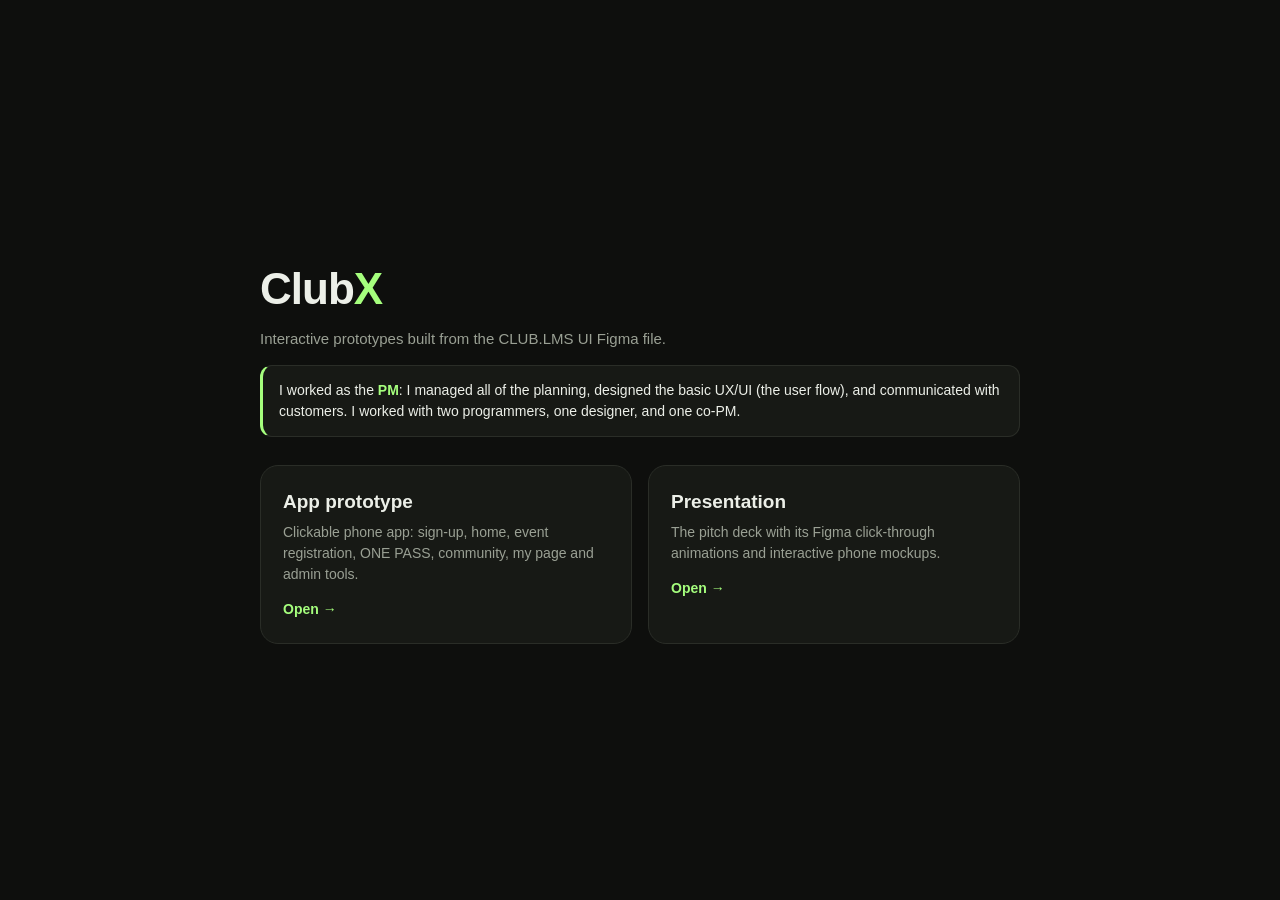
<file: index.html>
<!doctype html>
<html lang="en">
<head>
<meta charset="utf-8">
<meta name="viewport" content="width=device-width, initial-scale=1">
<title>Club X — Prototypes</title>
<meta property="og:type" content="website">
<meta property="og:site_name" content="LG Display-Prototypes">
<meta property="og:title" content="LG Display-Prototypes">
<meta property="og:description" content="Clickable app prototype and presentation.">
<meta property="og:url" content="https://amsmj1801.github.io/minjoo-lg/">
<meta property="og:image" content="https://amsmj1801.github.io/minjoo-lg/presentation/assets/slides/2244-14408.jpg">
<meta name="twitter:card" content="summary_large_image">
<meta name="twitter:title" content="LG Display-Prototypes">
<meta name="twitter:description" content="Clickable app prototype and presentation.">
<meta name="description" content="Clickable app prototype and presentation.">
<meta name="robots" content="noindex, nofollow">
<style>
  :root { --bg: #0e0f0d; --card: #171915; --line: #2a2d27; --text: #ecefe8; --muted: #9aa094; --accent: #a5fe7d; }
  * { box-sizing: border-box; }
  body { margin: 0; min-height: 100vh; background: var(--bg); color: var(--text); font: 15px/1.5 -apple-system, BlinkMacSystemFont, "Segoe UI", Roboto, sans-serif; display: grid; place-items: center; padding: 32px 16px; }
  main { width: min(760px, 100%); }
  h1 { font-size: 44px; letter-spacing: -1px; margin: 0; }
  h1 span { color: var(--accent); }
  p.lead { color: var(--muted); margin: 6px 0 14px; }
  p.role { margin: 0 0 28px; padding: 14px 16px; background: var(--card); border: 1px solid var(--line); border-left: 3px solid var(--accent); border-radius: 12px; font-size: 14px; }
  p.role strong { color: var(--accent); }
  .grid { display: grid; grid-template-columns: repeat(auto-fit, minmax(260px, 1fr)); gap: 16px; }
  a.card { display: block; text-decoration: none; color: inherit; background: var(--card); border: 1px solid var(--line); border-radius: 18px; padding: 22px; transition: border-color .15s, transform .15s; }
  a.card:hover { border-color: var(--accent); transform: translateY(-2px); }
  .card h2 { margin: 0 0 6px; font-size: 19px; }
  .card p { margin: 0; color: var(--muted); font-size: 14px; }
  .card .go { display: inline-block; margin-top: 14px; color: var(--accent); font-weight: 600; font-size: 14px; }
</style>
</head>
<body>
<main>
  <h1>Club<span>X</span></h1>
  <p class="lead">Interactive prototypes built from the CLUB.LMS UI Figma file.</p>
  <p class="role">I worked as the <strong>PM</strong>: I managed all of the planning, designed the basic UX/UI (the user flow), and communicated with customers. I worked with two programmers, one designer, and one co-PM.</p>
  <div class="grid">
    <a class="card" href="app/index.html">
      <h2>App prototype</h2>
      <p>Clickable phone app: sign-up, home, event registration, ONE PASS, community, my page and admin tools.</p>
      <span class="go">Open →</span>
    </a>
    <a class="card" href="presentation/index.html">
      <h2>Presentation</h2>
      <p>The pitch deck with its Figma click-through animations and interactive phone mockups.</p>
      <span class="go">Open →</span>
    </a>
  </div>
</main>
</body>
</html>
</file>
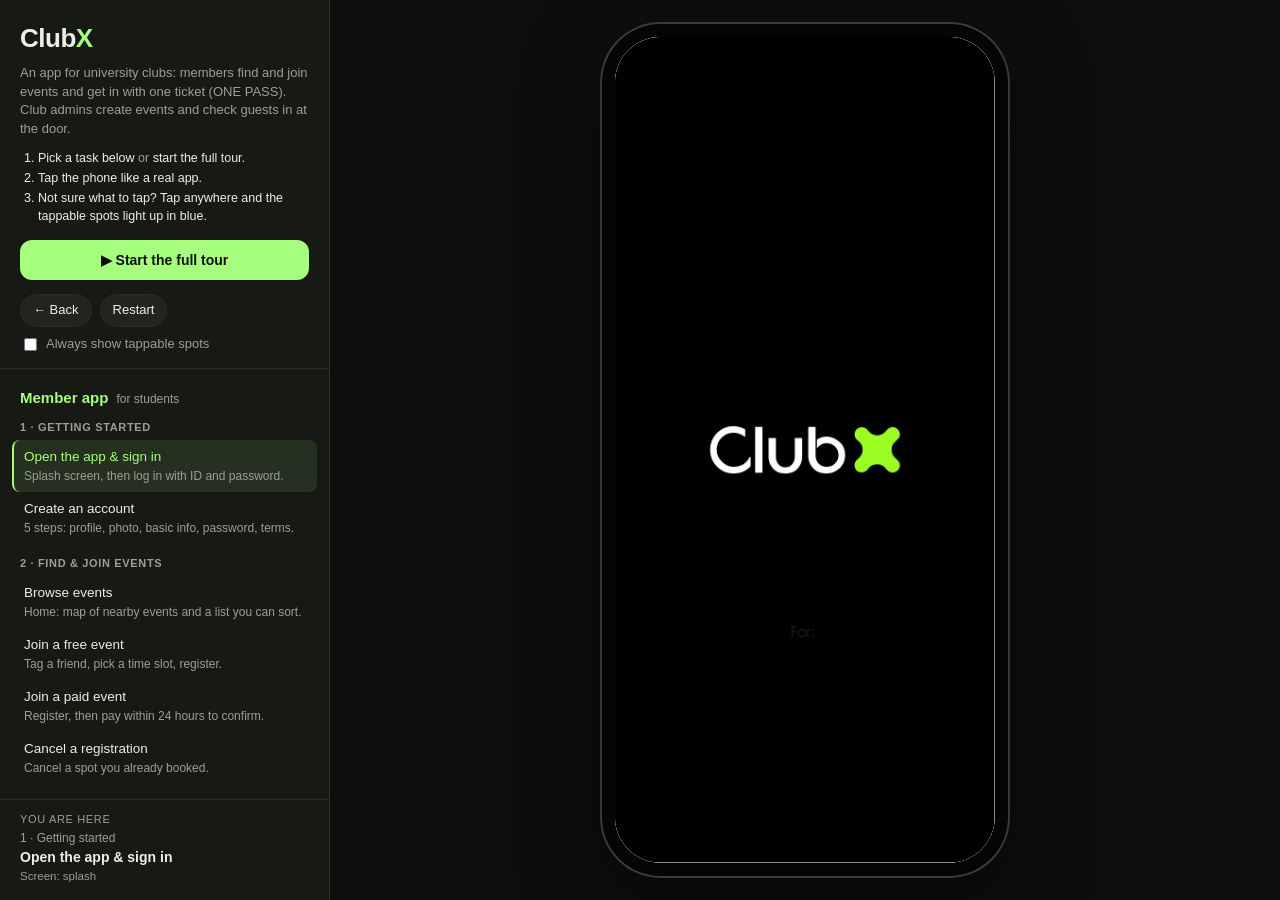
<file: app/index.html>
<!doctype html>
<html lang="en">
<head>
<meta charset="utf-8">
<meta name="viewport" content="width=device-width, initial-scale=1, viewport-fit=cover">
<meta name="theme-color" content="#0e0f0d">
<title>Club X — App Prototype</title>
<meta property="og:type" content="website">
<meta property="og:site_name" content="LG Display-Prototypes">
<meta property="og:title" content="LG Display-Prototypes">
<meta property="og:description" content="Clickable phone app prototype.">
<meta property="og:url" content="https://amsmj1801.github.io/minjoo-lg/app/">
<meta property="og:image" content="https://amsmj1801.github.io/minjoo-lg/presentation/assets/slides/2244-14408.jpg">
<meta name="twitter:card" content="summary_large_image">
<meta name="twitter:title" content="LG Display-Prototypes">
<meta name="twitter:description" content="Clickable phone app prototype.">
<meta name="description" content="Clickable phone app prototype.">
<meta name="robots" content="noindex, nofollow">
<link rel="stylesheet" href="app.css">
</head>
<body>
<aside id="panel" aria-label="Flows">
  <header>
    <a class="brand" href="../index.html">Club<span>X</span></a>
    <p class="intro">An app for university clubs: members find and join events and get in with one ticket (ONE PASS). Club admins create events and check guests in at the door.</p>
    <ol class="how">
      <li>Pick a task below <em>or</em> start the full tour.</li>
      <li>Tap the phone like a real app.</li>
      <li>Not sure what to tap? Tap anywhere and the tappable spots light up in blue.</li>
    </ol>
    <button id="btn-tour" class="primary" type="button">▶ Start the full tour</button>
  </header>
  <div class="controls">
    <button id="btn-back" type="button" title="Back (←)">← Back</button>
    <button id="btn-restart" type="button" title="Restart (R)">Restart</button>
    <label class="toggle"><input id="chk-hints" type="checkbox"> Always show tappable spots</label>
  </div>
  <nav id="flows"></nav>
  <footer>
    <p class="here">You are here</p>
    <div id="where"></div>
  </footer>
</aside>

<main id="stage">
  <button id="menu" type="button" aria-label="Open flow menu">☰</button>
  <div id="device">
    <div id="viewport"></div>
  </div>
</main>

<script src="flow.js"></script>
<script src="app.js"></script>
</body>
</html>
</file>
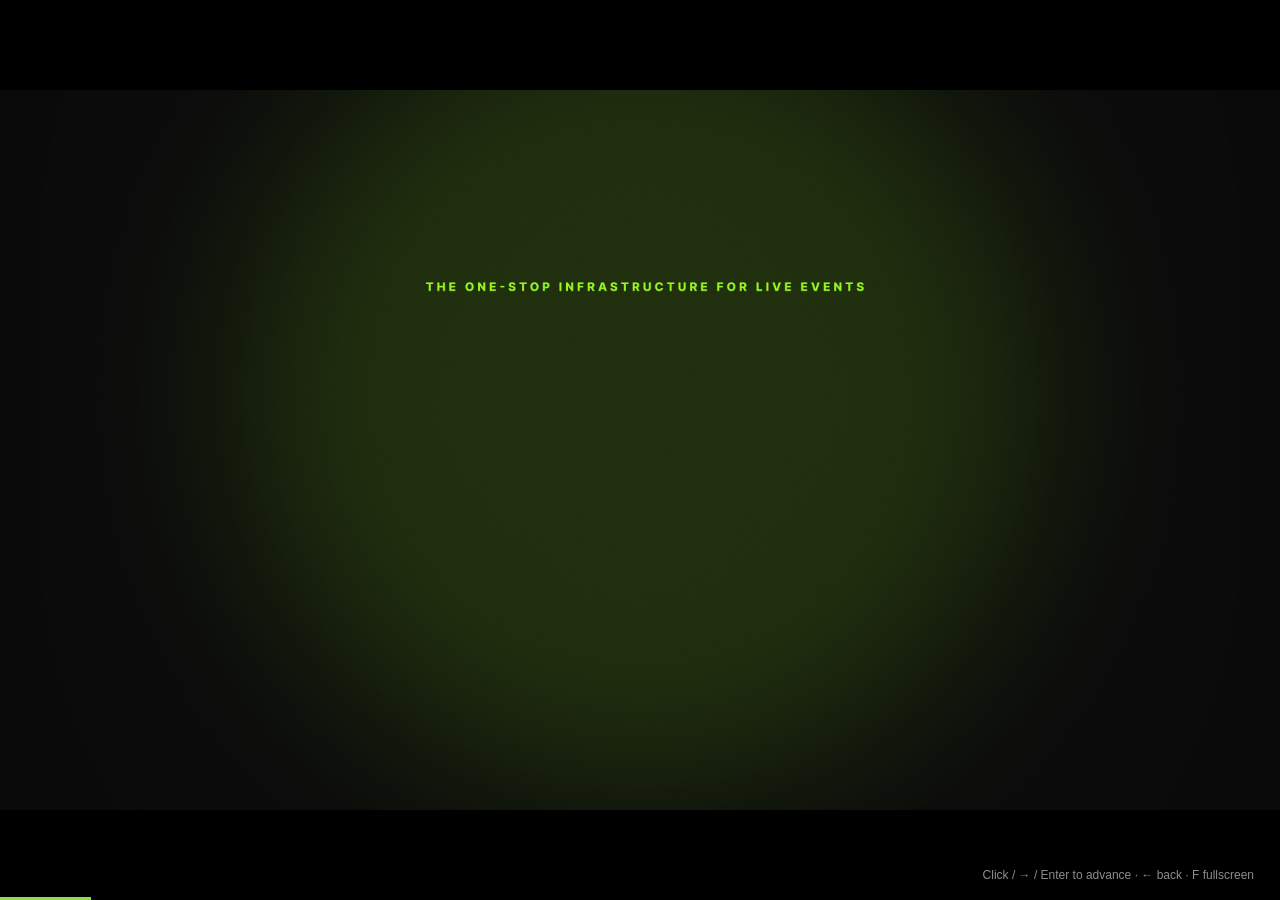
<file: presentation/index.html>
<!doctype html>
<html lang="en">
<head>
<meta charset="utf-8">
<meta name="viewport" content="width=device-width, initial-scale=1">
<title>CLUB X — Presentation Prototype</title>
<meta property="og:type" content="website">
<meta property="og:site_name" content="LG Display-Prototypes">
<meta property="og:title" content="LG Display-Prototypes">
<meta property="og:description" content="Interactive presentation.">
<meta property="og:url" content="https://amsmj1801.github.io/minjoo-lg/presentation/">
<meta property="og:image" content="https://amsmj1801.github.io/minjoo-lg/presentation/assets/slides/2244-14408.jpg">
<meta name="twitter:card" content="summary_large_image">
<meta name="twitter:title" content="LG Display-Prototypes">
<meta name="twitter:description" content="Interactive presentation.">
<meta name="description" content="Interactive presentation.">
<meta name="robots" content="noindex, nofollow">
<style>
  :root { --bg: #000; --accent: #8be04e; }
  * { box-sizing: border-box; margin: 0; padding: 0; }
  html, body { height: 100%; background: var(--bg); overflow: hidden; }
  body { display: grid; place-items: center; font-family: -apple-system, BlinkMacSystemFont, "Segoe UI", sans-serif; user-select: none; -webkit-tap-highlight-color: transparent; }

  /* 16:9 stage that fits the viewport */
  #stage { position: relative; width: min(100vw, calc(100vh * 16 / 9)); aspect-ratio: 16 / 9; overflow: hidden; cursor: pointer; }
  .slide { position: absolute; inset: 0; width: 100%; height: 100%; object-fit: contain; opacity: 0; transition-property: opacity; transition-timing-function: cubic-bezier(.2,.8,.2,1); pointer-events: none; }
  .slide.on { opacity: 1; }

  /* Interactive phone mockups (slide 06) — positions are % of the 1920×1080 frame */
  .phone { position: absolute; display: none; }
  .phone img { position: absolute; inset: 0; width: 100%; height: 100%; opacity: 0; transition: opacity .15s ease; }
  .phone img.on { opacity: 1; }
  #stage[data-id="2244:14408"] .phone { display: block; }

  /* Progress bar + hint */
  #bar { position: fixed; left: 0; bottom: 0; height: 3px; background: var(--accent); transition: width .3s ease; z-index: 5; }
  #hint { position: fixed; right: 16px; bottom: 12px; color: #fff; font-size: 12px; opacity: .55; background: rgba(0,0,0,.45); padding: 6px 10px; border-radius: 999px; transition: opacity .6s; z-index: 5; pointer-events: none; }
  #hint.hide { opacity: 0; }
</style>
</head>
<body>
<div id="stage" aria-live="polite"></div>
<div id="bar"></div>
<div id="hint">Click / → / Enter to advance · ← back · F fullscreen</div>

<script>
// Slide flow exported from Figma page "발표자료" (starts at 05_Before; slides 01–04, 10–12 removed).
// next: destination, dur: transition seconds, auto: seconds before auto-advance.
const SLIDES = [
  { id: "2209:18284", name: "05_Before",   dur: 0.65 },
  { id: "2209:18292", name: "05_After",    dur: 0.5 },
  { id: "2209:18300", name: "06_Before",   dur: 0.8 },
  { id: "2244:14408", name: "06_After",    dur: 0.5 },
  { id: "2209:18330", name: "07_Before",   dur: 0.65 },
  { id: "2209:18430", name: "07_After",    dur: 0.5 },
  { id: "2244:14370", name: "08_Before",   dur: 0.65 },
  { id: "2209:18530", name: "08_Before",   dur: 0.65 },
  { id: "2209:18630", name: "08_After",    dur: 0.5 },
  { id: "2209:18730", name: "09_Before",   dur: 0.65 },
  { id: "2209:18764", name: "09_After",    dur: 1.1, auto: 0.25 },
  { id: "2209:18798", name: "09_Final",    dur: 0.5 },
  { id: "2209:19190", name: "13_Before",   dur: 0.65 },
  { id: "2209:19198", name: "13_After" },
];

// Clickable phone components on 06_After: each click shows the next variant.
const PHONES = [
  { x: 1034, y: 160, w: 395.923, h: 800, variants: ["2244:19120", "2244:19121", "2244:19122"] },
  { x: 1454, y: 160, w: 395.923, h: 800, variants: ["2244:26180", "2244:26181"] },
];

const file = id => id.replace(":", "-");
const stage = document.getElementById("stage");
const bar = document.getElementById("bar");
const hint = document.getElementById("hint");

const imgs = SLIDES.map((s, i) => {
  const img = new Image();
  img.className = "slide";
  img.alt = s.name;
  img.decoding = "async";
  img.loading = i < 4 ? "eager" : "lazy";
  img.src = `assets/slides/${file(s.id)}.jpg`;
  stage.appendChild(img);
  return img;
});

PHONES.forEach(p => {
  const el = document.createElement("div");
  el.className = "phone";
  Object.assign(el.style, {
    left: `${p.x / 19.2}%`, top: `${p.y / 10.8}%`,
    width: `${p.w / 19.2}%`, height: `${p.h / 10.8}%`,
  });
  const layers = p.variants.map((v, i) => {
    const im = new Image();
    im.src = `assets/phones/${file(v)}.png`;
    im.alt = "";
    if (i === 0) im.classList.add("on");
    el.appendChild(im);
    return im;
  });
  let cur = 0;
  el.addEventListener("click", e => {
    e.stopPropagation();
    layers[cur].classList.remove("on");
    cur = (cur + 1) % layers.length;
    layers[cur].classList.add("on");
  });
  p.reset = () => { layers.forEach((l, i) => l.classList.toggle("on", i === 0)); cur = 0; };
  stage.appendChild(el);
});

let index = -1, timer = null;

function show(i) {
  i = Math.max(0, Math.min(SLIDES.length - 1, i));
  if (i === index) return;
  clearTimeout(timer);
  const prev = SLIDES[index];
  // Use the outgoing slide's Figma transition duration when moving forward.
  const dur = i > index && prev ? (prev.dur ?? 0.5) : 0.4;
  imgs.forEach((img, k) => {
    img.style.transitionDuration = `${dur}s`;
    img.classList.toggle("on", k === i);
  });
  index = i;
  const s = SLIDES[i];
  stage.dataset.id = s.id;
  if (s.id !== "2244:14408") PHONES.forEach(p => p.reset());
  bar.style.width = `${((i + 1) / SLIDES.length) * 100}%`;
  history.replaceState(null, "", `#${i + 1}`);
  // Warm the next couple of slides
  for (let k = i + 1; k <= i + 2 && k < imgs.length; k++) imgs[k].loading = "eager";
  if (s.auto != null) timer = setTimeout(() => show(i + 1), (s.auto + dur) * 1000);
}

const next = () => show(index + 1);
const prev = () => show(index - 1);

stage.addEventListener("click", next);
document.addEventListener("keydown", e => {
  if (["ArrowRight", "Enter", " ", "PageDown"].includes(e.key)) { e.preventDefault(); next(); }
  else if (["ArrowLeft", "Backspace", "PageUp"].includes(e.key)) { e.preventDefault(); prev(); }
  else if (e.key === "Home") show(0);
  else if (e.key === "End") show(SLIDES.length - 1);
  else if (e.key.toLowerCase() === "f") {
    document.fullscreenElement ? document.exitFullscreen() : document.documentElement.requestFullscreen?.();
  }
});

// Swipe on touch devices
let tx = null;
stage.addEventListener("touchstart", e => { tx = e.touches[0].clientX; }, { passive: true });
stage.addEventListener("touchend", e => {
  if (tx == null) return;
  const dx = e.changedTouches[0].clientX - tx;
  if (Math.abs(dx) > 50) { e.preventDefault(); dx < 0 ? next() : prev(); }
  tx = null;
});

setTimeout(() => hint.classList.add("hide"), 4000);
show((parseInt(location.hash.slice(1), 10) || 1) - 1);
</script>
</body>
</html>
</file>
<file: app/app.css>
:root {
  --bg: #0e0f0d;
  --panel: #171915;
  --line: #2a2d27;
  --text: #ecefe8;
  --muted: #9aa094;
  --accent: #a5fe7d;
  --hint: rgba(37, 132, 255, .28);
  --hint-line: rgba(37, 132, 255, .9);
  --screen-w: 402px;
  --screen-h: 874px;
}

* { box-sizing: border-box; }
html, body { height: 100%; margin: 0; }
body {
  background: var(--bg);
  color: var(--text);
  font: 14px/1.45 -apple-system, BlinkMacSystemFont, "Segoe UI", Roboto, sans-serif;
  display: flex;
  overflow: hidden;
}
button { font: inherit; color: inherit; cursor: pointer; }

/* ---------- Side panel ---------- */
#panel {
  width: 330px; flex: none;
  background: var(--panel);
  border-right: 1px solid var(--line);
  display: flex; flex-direction: column;
  height: 100%;
  overflow-y: auto;
}
#panel header { padding: 20px 20px 14px; }
.brand { font-size: 26px; font-weight: 700; letter-spacing: -.5px; color: var(--text); text-decoration: none; }
.brand span { color: var(--accent); }
.intro { margin: 6px 0 10px; color: var(--muted); font-size: 13px; }
.how { margin: 0 0 14px; padding-left: 18px; font-size: 12.5px; color: var(--text); }
.how li { margin: 2px 0; }
.how em { font-style: normal; color: var(--muted); }
.primary {
  width: 100%; padding: 10px 14px; border: 0; border-radius: 12px;
  background: var(--accent); color: #0e0f0d; font-weight: 700; font-size: 14px;
}
.primary:hover { filter: brightness(1.06); }

.controls { display: flex; flex-wrap: wrap; gap: 8px; padding: 0 20px 14px; border-bottom: 1px solid var(--line); }
.controls button {
  background: #22251f; border: 1px solid var(--line); border-radius: 999px;
  padding: 6px 12px; font-size: 13px;
}
.controls button:hover { border-color: var(--accent); }
.toggle { display: flex; align-items: center; gap: 6px; font-size: 13px; color: var(--muted); width: 100%; cursor: pointer; }
.toggle input { accent-color: var(--accent); }

#flows { flex: 1 0 auto; padding: 6px 12px 20px; }
#flows h2.role {
  margin: 18px 8px 4px; padding-top: 12px; border-top: 1px solid var(--line);
  font-size: 15px; font-weight: 700; color: var(--accent);
}
#flows h2.role:first-child { border-top: 0; padding-top: 4px; margin-top: 8px; }
#flows h2.role small { font-weight: 400; font-size: 12px; color: var(--muted); margin-left: 4px; }
#flows h3 { margin: 12px 8px 4px; font-size: 11px; font-weight: 600; letter-spacing: .06em; text-transform: uppercase; color: var(--muted); }
#flows button.flow {
  display: block; width: 100%; text-align: left;
  background: none; border: 0; border-left: 2px solid transparent; border-radius: 8px;
  padding: 7px 10px; color: var(--text);
}
#flows button.flow { scroll-margin: 12px 0 120px; }
#flows button.flow .t { display: block; font-size: 13.5px; font-weight: 500; }
#flows button.flow .d { display: block; font-size: 12px; color: var(--muted); margin-top: 1px; }
#flows button.flow:hover { background: #22251f; }
#flows button.flow.on { background: rgba(165, 254, 125, .1); border-left-color: var(--accent); }
#flows button.flow.on .t { color: var(--accent); }

#panel footer { position: sticky; bottom: 0; background: var(--panel); border-top: 1px solid var(--line); padding: 12px 20px 16px; font-size: 12px; color: var(--muted); }
.here { margin: 0 0 2px; font-size: 11px; text-transform: uppercase; letter-spacing: .06em; }
#where .sec { display: block; font-size: 12px; }
#where strong { display: block; color: var(--text); font-size: 14px; }
#where .scr { display: block; font-size: 11.5px; overflow: hidden; text-overflow: ellipsis; white-space: nowrap; }

/* ---------- Device ---------- */
#stage { flex: 1; position: relative; display: grid; place-items: center; overflow: hidden; }
#menu { display: none; }

#device {
  --s: 1;
  width: calc((var(--screen-w) + 28px) * var(--s));
  height: calc((var(--screen-h) + 28px) * var(--s));
  padding: calc(14px * var(--s));
  background: #050505;
  border-radius: calc(62px * var(--s));
  box-shadow: 0 0 0 calc(2px * var(--s)) #3a3d37, 0 30px 80px rgba(0, 0, 0, .55);
}
#viewport {
  position: relative;
  width: var(--screen-w); height: var(--screen-h);
  transform: scale(var(--s)); transform-origin: 0 0;
  border-radius: 48px;
  overflow: hidden;
  background: #fff;
}

.screen {
  position: absolute; inset: 0;
  overflow-x: hidden; overflow-y: auto;
  scrollbar-width: none;
  overscroll-behavior: contain;
  background: #fff;
}
.screen::-webkit-scrollbar { display: none; }
.screen .content { position: relative; width: var(--screen-w); }
.screen img.shot { position: absolute; top: 0; display: block; user-select: none; -webkit-user-drag: none; pointer-events: none; }

.screen.enter { animation: enter .22s ease-out both; }
.screen.enter.back { animation-name: enter-back; }
@keyframes enter { from { opacity: 0; transform: translateX(14px); } to { opacity: 1; transform: none; } }
@keyframes enter-back { from { opacity: 0; transform: translateX(-14px); } to { opacity: 1; transform: none; } }
.screen.same { animation: fade .14s ease-out both; }
@keyframes fade { from { opacity: .4; } to { opacity: 1; } }

.hs {
  position: absolute; display: block; padding: 0; margin: 0;
  background: transparent; border: 0; border-radius: 6px;
  -webkit-tap-highlight-color: transparent;
}
.hints .hs:not(.fixed), .flash .hs:not(.fixed) { background: var(--hint); box-shadow: inset 0 0 0 1.5px var(--hint-line); }
.flash .hs:not(.fixed) { animation: flash .6s ease-out both; }
@keyframes flash { 0% { opacity: 1; } 100% { opacity: 0; } }
.hs:active { background: rgba(37, 132, 255, .18); }

.fixed { position: absolute; z-index: 2; background-repeat: no-repeat; border: 0; padding: 0; border-radius: 30px; }

/* ---------- Small screens: phone fills the screen, panel becomes a drawer ---------- */
@media (max-width: 760px) {
  body { display: block; }
  #panel {
    position: fixed; z-index: 10; left: 0; top: 0; bottom: 0; width: min(340px, 88vw);
    transform: translateX(-100%); transition: transform .25s ease;
    box-shadow: 10px 0 40px rgba(0, 0, 0, .5);
  }
  body.drawer #panel { transform: none; }
  #stage { height: 100%; width: 100%; }
  #menu {
    display: block; position: fixed; z-index: 9; right: 12px; bottom: calc(12px + env(safe-area-inset-bottom));
    width: 44px; height: 44px; border-radius: 50%;
    background: rgba(14, 15, 13, .85); color: var(--accent); border: 1px solid var(--line);
    font-size: 18px; backdrop-filter: blur(6px);
  }
  #device { padding: 0; border-radius: 0; box-shadow: none; background: none;
    width: calc(var(--screen-w) * var(--s)); height: calc(var(--screen-h) * var(--s)); }
  #viewport { border-radius: 0; }
}
</file>
